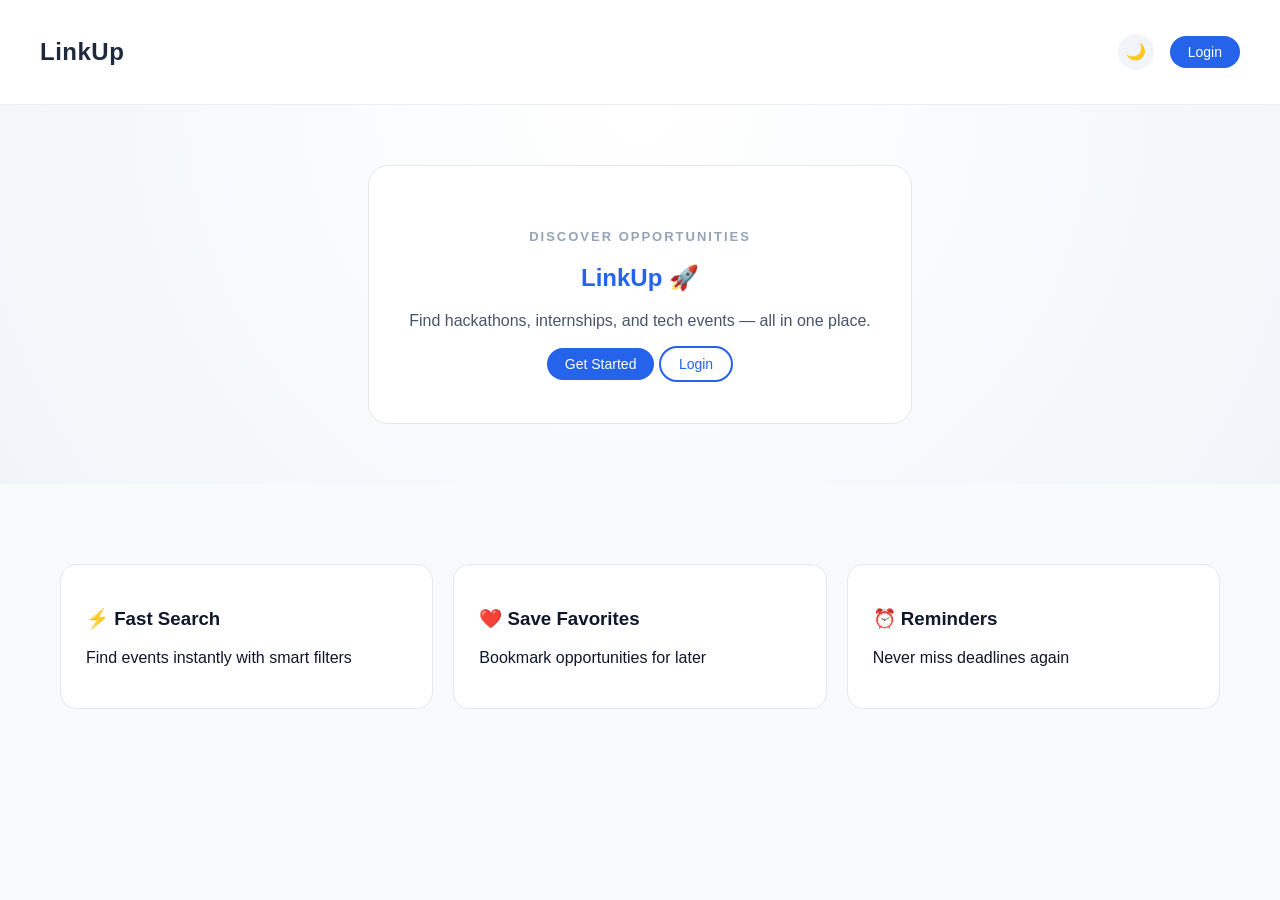
<file: index.html>
<!DOCTYPE html>
<html lang="en">
<head>
    <meta charset="UTF-8">
    <meta name="viewport" content="width=device-width, initial-scale=1.0">
    <title>LinkUp</title>
    <link rel="stylesheet" href="css/style.css">
</head>
<body>
    <header class="navbar">
        <h2 class="logo">LinkUp</h2>
        <div class="nav-right">
            <button id="toggleTheme" title="Toggle theme">🌙</button>
            <a href="login.html" class="login-btn">Login</a>
        </div>
    </header>

    <section class="intro">
        <div class="introDiv">
            <h3>DISCOVER OPPORTUNITIES</h3>
            <h1>LinkUp 🚀</h1>
            <p>Find hackathons, internships, and tech events — all in one place.</p>
            <div class="intro-buttons">
                <a href="signup.html" class="signup-btn">Get Started</a>
                <a href="login.html" class="login-btn-div">Login</a>
            </div>
        </div>
    </section>
    <section class="features">
        <div class="feature-card">
            <h3>⚡️ Fast Search</h3>
            <p>Find events instantly with smart filters</p>
        </div>
        <div class="feature-card">
            <h3>❤️ Save Favorites</h3>
            <p>Bookmark opportunities for later</p>
        </div>
        <div class="feature-card">
            <h3>⏰ Reminders</h3>
            <p>Never miss deadlines again</p>
        </div>
    </section>
    <script>
        const savedTheme = localStorage.getItem("theme");
        if(savedTheme === "true"){
            document.body.classList.add("dark");
        }
        const toggleBtn = document.getElementById("toggleTheme");
        if(toggleBtn){
            toggleBtn.addEventListener("click", () => {
                document.body.classList.toggle("dark");
                const isDark = document.body.classList.contains("dark");
                localStorage.setItem("theme", isDark);
                toggleBtn.textContent = isDark ? "☀️" : "🌙";
            });
            toggleBtn.textContent = document.body.classList.contains("dark") ? "☀️" : "🌙";
        }
        const currentUser = localStorage.getItem("currentUser");
        if(currentUser){
            window.location.href = "dashboard.html";
        }
    </script>
</body>
</html>
</file>
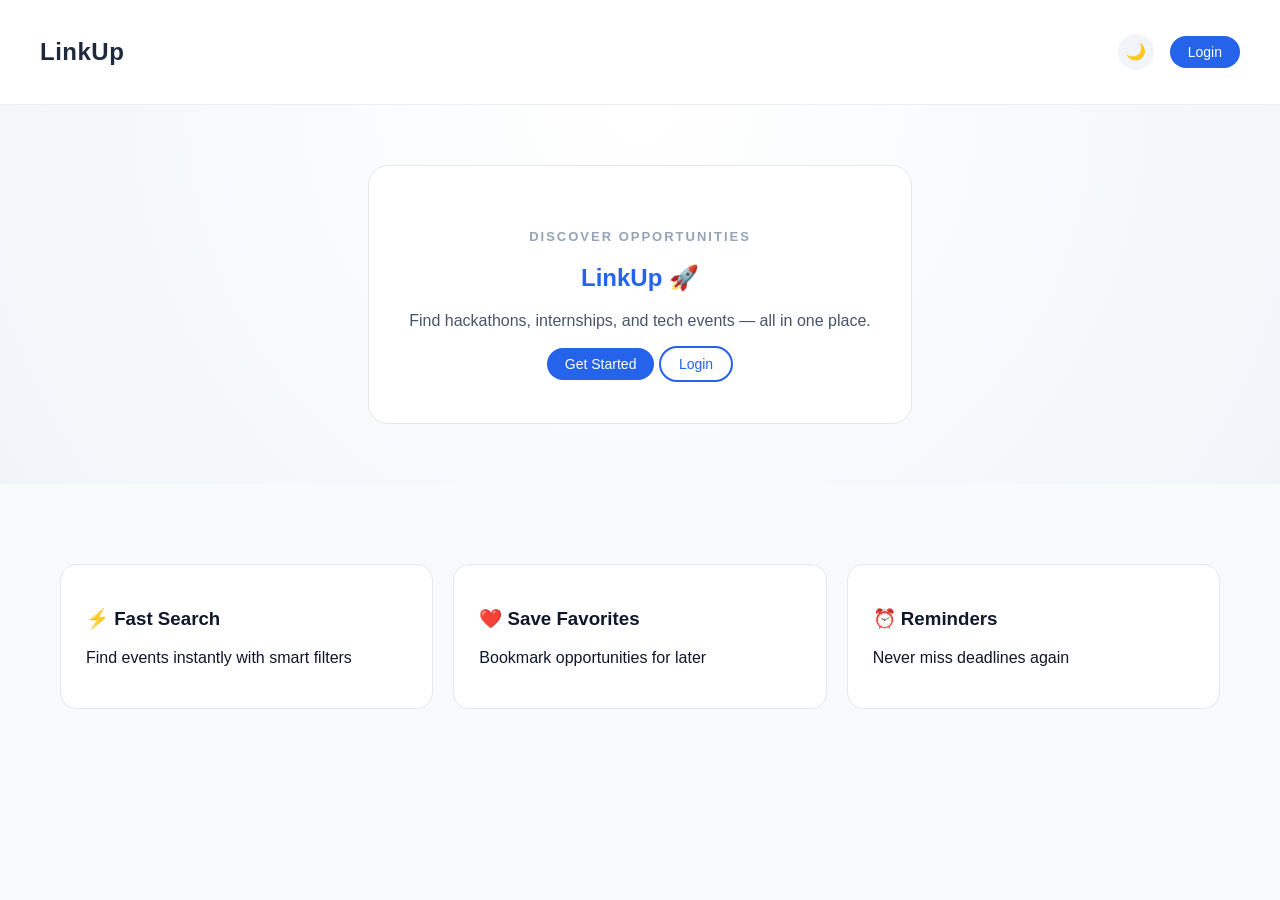
<file: dashboard.html>
<!DOCTYPE html>
<html lang="en">
<head>
    <meta charset="UTF-8">
    <meta name="viewport" content="width=device-width, initial-scale=1.0">
    <title>Dashboard - LinkUp</title>
    <link rel="stylesheet" href="css/style.css">
</head>
<body>
    <header class="navbar">
        <h2>LinkUp</h2>
        <div class="nav-right">
            <button id="toggleTheme">🌙</button>
            <span id="welcomeUser"></span>
            <button id="logoutBtn" class="signup-btn">Logout</button>
            <button onclick="window.location.href='saved.html'" class="signup-btn">Saved</button>
        </div>
    </header>

    <!-- Search bar -->
     <section class="search-box">
        <input type="text" id="searchInput" placeholder="Search events or internships...">
        <button id="searchBtn" class="signup-btn">Search</button>
     </section>

    <!-- filter -->
     <section class="filters">
        <select id="filterType">
            <option value="all">All</option>
            <option value="event">Articles</option>
            <option value="job">Internships</option>
        </select>
        <select id="sortType">
            <option value="default">Sort</option>
            <option value="date">Date</option>
        </select>
     </section>

    <section id="results"></section>

    <script src="js/app.js"></script>
    <script>
        const savedTheme = localStorage.getItem("theme");
        if(savedTheme === "true"){
            document.body.classList.add("dark");
        }
        const toggleBtn = document.getElementById("toggleTheme");
        if(toggleBtn){
            toggleBtn.textContent = document.body.classList.contains("dark") ? "☀️" : "🌙";
            toggleBtn.addEventListener("click", () => {
                document.body.classList.toggle("dark");
                const isDark = document.body.classList.contains("dark");
                localStorage.setItem("theme", isDark);
                toggleBtn.textContent = isDark ? "☀️" : "🌙";
            });
        }
        const currentUser = localStorage.getItem("currentUser");
        if(!currentUser){
            window.location.href = "index.html";
        }
    </script>
</body>
</html>
</file>
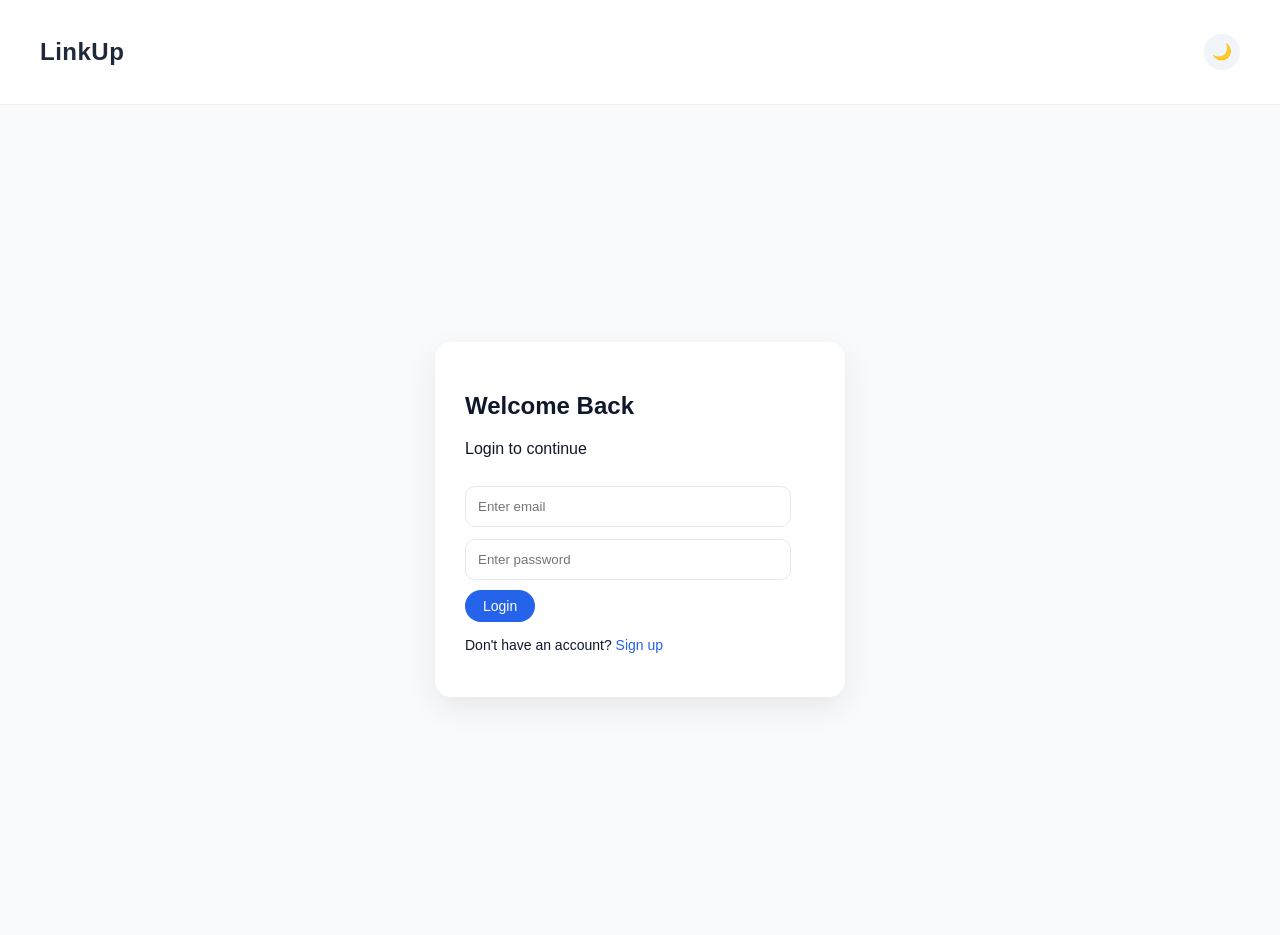
<file: login.html>
<!DOCTYPE html>
<html lang="en">
<head>
    <meta charset="UTF-8">
    <meta name="viewport" content="width=device-width, initial-scale=1.0">
    <title>Login - LinkUp</title>
    <link rel="stylesheet" href="css/style.css">
</head>
<body>
    <header class="navbar">
        <h2 class="logo">LinkUp</h2>
        <div class="nav-right">
            <button id="toggleTheme">🌙</button>
        </div>
    </header>
    <div class="welcome-container">
        <div class="welcome-card">
            <h2>Welcome Back</h2>
            <p>Login to continue</p>
            <input type="email" id="loginEmail" placeholder="Enter email" style="width: 300px;">
            <input type="password" id="loginPassword" placeholder="Enter password" style="width: 300px;">
            <button id="loginBtn" class="signup-btn" style="margin-top: 10px;">Login</button>
            <p class="signup">
                Don't have an account?
                <a class="signup-link" href="signup.html">Sign up</a>
            </p>
        </div>
    </div>
    <script src="js/auth.js"></script>
    <script>
        const savedTheme = localStorage.getItem("theme");
        if(savedTheme === "true"){
            document.body.classList.add("dark");
        }
        const toggleBtn = document.getElementById("toggleTheme");
        if(toggleBtn){
            toggleBtn.addEventListener("click", () => {
                document.body.classList.toggle("dark");
                const isDark = document.body.classList.contains("dark");
                localStorage.setItem("theme", isDark);
                toggleBtn.textContent = isDark ? "☀️" : "🌙";
            });
            toggleBtn.textContent = document.body.classList.contains("dark") ? "☀️" : "🌙";
        }
    </script>
</body>
</html>
</file>
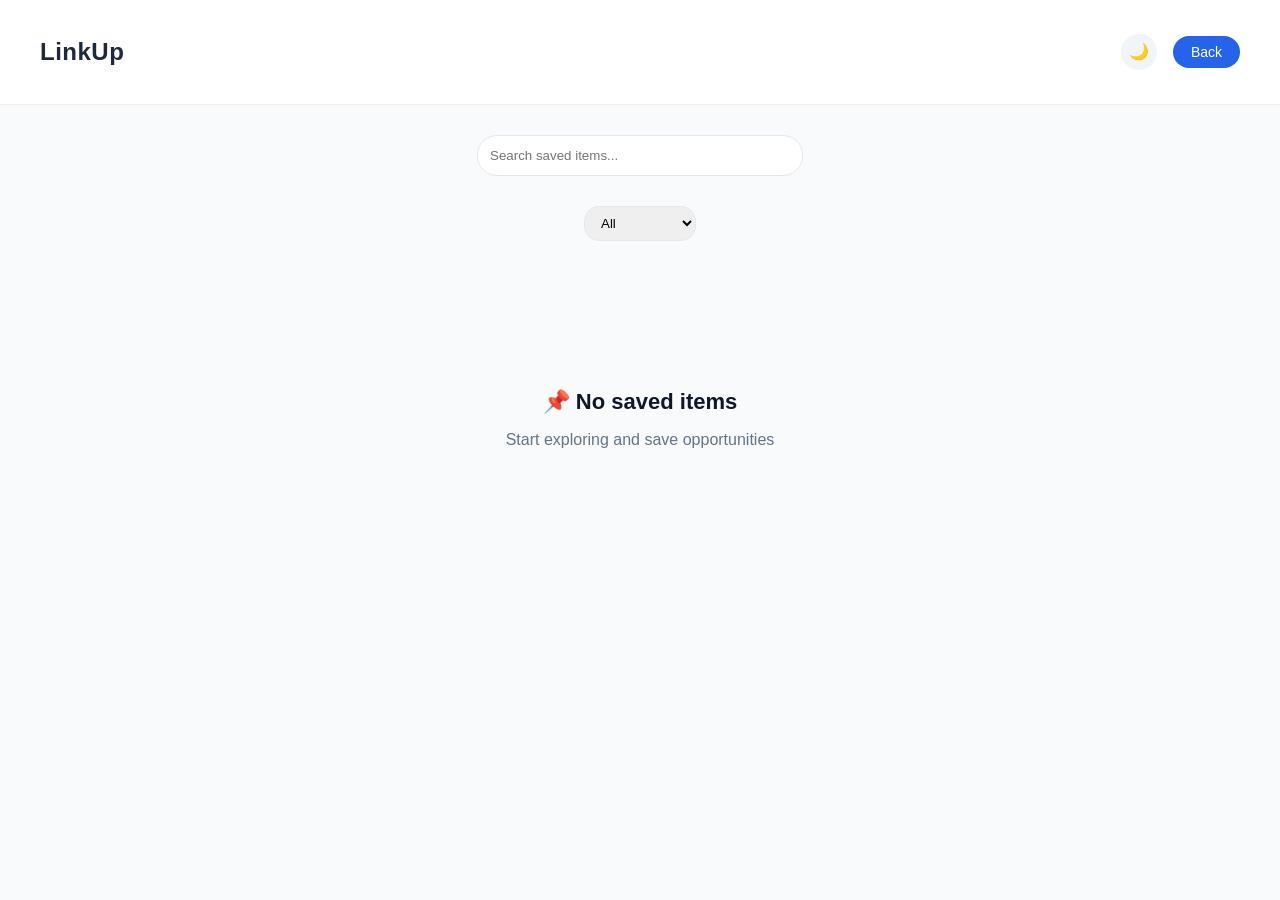
<file: saved.html>
<!DOCTYPE html>
<html lang="en">
<head>
    <meta charset="UTF-8">
    <meta name="viewport" content="width=device-width, initial-scale=1.0">
    <title>Saved - LinkUp</title>
    <link rel="stylesheet" href="css/style.css">
</head>
<body>
<header class="navbar">
    <h2 class="logo">LinkUp</h2>
    <div class="nav-right">
        <button id="toggleTheme">🌙</button>
        <button onclick="window.location.href='dashboard.html'" class="signup-btn">Back</button>
    </div>
</header>
<section class="search-box">
    <input type="text" id="searchInput" placeholder="Search saved items...">
</section>
<section class="filters">
    <select id="filterType">
        <option value="all">All</option>
        <option value="job">Internships</option>
        <option value="event">Articles</option>
    </select>
</section>
<section id="results"></section>
<script src="js/saved.js"></script>
<script>
    const savedTheme = localStorage.getItem("theme");
    if(savedTheme === "true"){
        document.body.classList.add("dark");
    }
    const toggleBtn = document.getElementById("toggleTheme");
    if(toggleBtn){
        toggleBtn.textContent = document.body.classList.contains("dark") ? "☀️" : "🌙";
        toggleBtn.addEventListener("click", () => {
            document.body.classList.toggle("dark");
            const isDark = document.body.classList.contains("dark");
            localStorage.setItem("theme", isDark);
            toggleBtn.textContent = isDark ? "☀️" : "🌙";
        });
    }
</script>
</body>
</html>
</file>
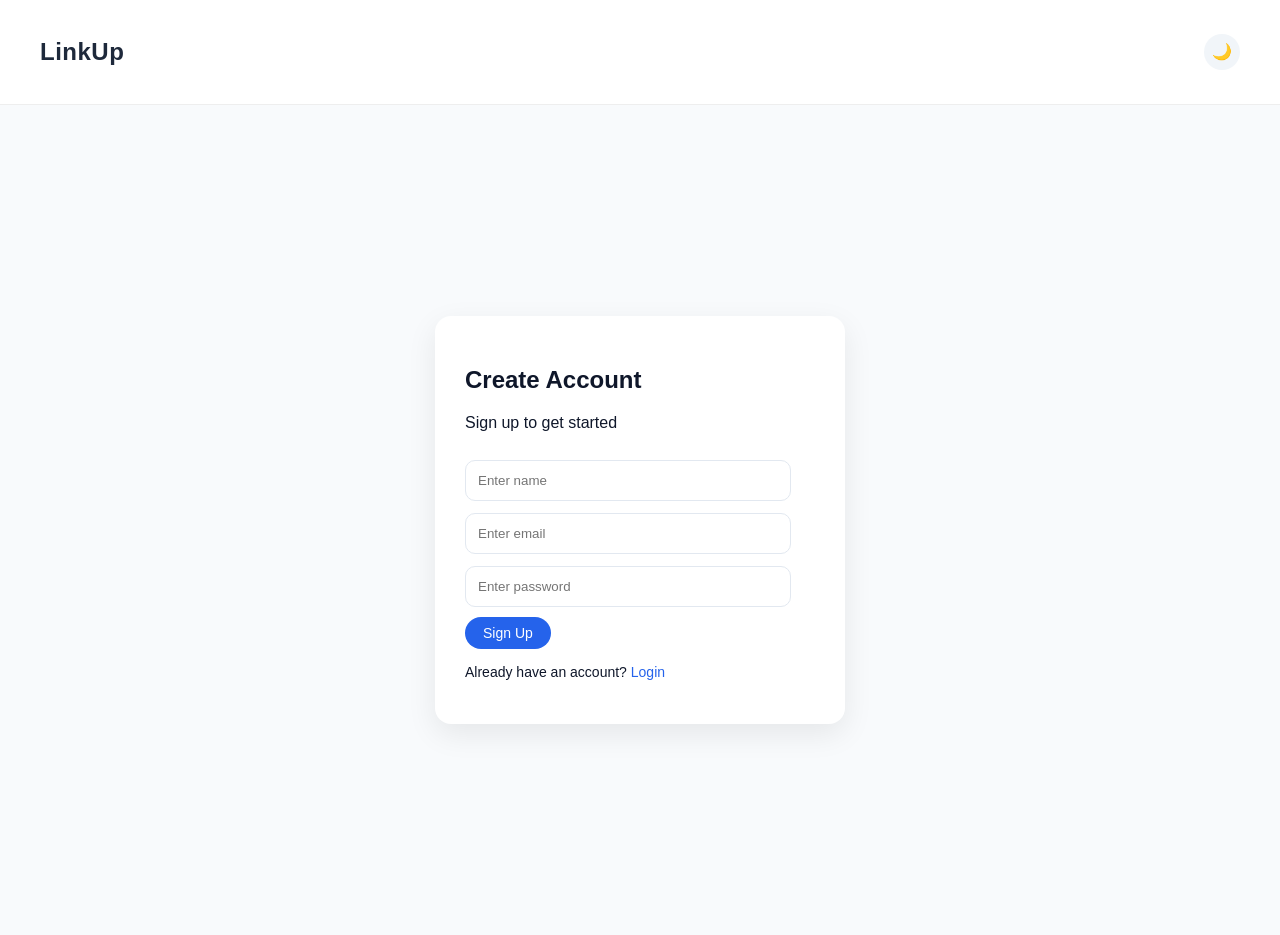
<file: signup.html>
<!DOCTYPE html>
<html lang="en">
<head>
    <meta charset="UTF-8">
    <meta name="viewport" content="width=device-width, initial-scale=1.0">
    <title>Sign Up - LinkUp</title>
    <link rel="stylesheet" href="css/style.css">
</head>
<body>
    <header class="navbar">
        <h2 class="logo">LinkUp</h2>
        <div class="nav-right">
            <button id="toggleTheme">🌙</button>
        </div>
    </header>
    <div class="welcome-container">
        <div class="welcome-card">
            <h2>Create Account</h2>
            <p>Sign up to get started</p>
            <input type="text" id="signupName" placeholder="Enter name" style="width: 300px;">
            <input type="email" id="signupEmail" placeholder="Enter email" style="width: 300px;">
            <input type="password" id="signupPassword" placeholder="Enter password" style="width: 300px;">
            <button id="signupBtn" class="signup-btn" style="margin-top: 10px;">Sign Up</button>
            <p class="signup">
                Already have an account?
                <a class="signup-link" href="login.html">Login</a>
            </p>
        </div>
    </div>
    <script src="js/auth.js"></script>
    <script>
        const savedTheme = localStorage.getItem("theme");
        if(savedTheme === "true"){
            document.body.classList.add("dark");
        }
        const toggleBtn = document.getElementById("toggleTheme");
        if(toggleBtn){
            toggleBtn.addEventListener("click", () => {
                document.body.classList.toggle("dark");
                const isDark = document.body.classList.contains("dark");
                localStorage.setItem("theme", isDark);
                toggleBtn.textContent = isDark ? "☀️" : "🌙";
            });
            toggleBtn.textContent = document.body.classList.contains("dark") ? "☀️" : "🌙";
        }
    </script>
</body>
</html>
</file>
<file: css/style.css>
body{
    margin:0;
    font-family:'Segoe UI', sans-serif;
    background:#f8fafc;
    color:#0f172a;
}

/* navbar */
.navbar{
    display:flex;
    justify-content:space-between;
    align-items:center;
    padding:18px 40px;
    background:white;
    border-bottom:1px solid #eee;
}

.logo{
    font-size:24px;
    font-weight:800;
    letter-spacing:0.5px;
    color:#1e293b;
}

.navbar h2{
    font-weight:600;
    letter-spacing:0.5px;
}

.nav-right{
    display:flex;
    gap:16px;
    align-items:center;
}

/* toggle */
#toggleTheme{
    width:36px;
    height:36px;
    display:flex;
    align-items:center;
    justify-content:center;
    border:none;
    border-radius:50%;
    background:#f1f5f9;
    cursor:pointer;
    font-size:16px;
    cursor: pointer;
    transition:0.2s;
}

#toggleTheme:hover{
    transform:scale(1.1);
}

/* buttons */
.signup{
    margin-top:15px;
    font-size:14px;
}

.signup-link{
    color:#2563eb;
    text-decoration:none;
    font-weight:500;
}

.signup-link:hover{
    text-decoration:underline;
}

.signup-btn,
.login-btn{
    background:#2563eb;
    color:white;
    padding:8px 18px;
    border-radius:999px;
    border:none;
    text-decoration:none;
    font-size:14px;
    transition:0.3s;
    cursor: pointer;
}

.login-btn-div{
    background:white;
    color:#2563eb;
    padding:8px 18px;
    border-radius:999px;
    border:2px solid #2563eb;
    text-decoration:none;
    font-size:14px;
    transition:0.3s;
    cursor: pointer;
}

.signup-btn:hover,
.login-btn:hover{
    background:#1d4ed8;
    transform:translateY(-1px);
}

/* intro */
.intro{
    display:flex;
    justify-content:center;
    align-items:center;
    padding:60px 20px;
    text-align:center;
    background: radial-gradient(circle at top, #ffffff, #f1f5f9);
}

.introDiv{
    background:white;
    padding:50px 40px;
    border-radius:20px;
    max-width:650px;

    border:1px solid #e5e7eb;
}

.introDiv h1{
    color:#2563eb;
}

.introDiv h3{
    font-size:13px;
    letter-spacing:2px;
    color:#94a3b8;
}

.introDiv p{
    font-size:16px;
    color:#475569;
    margin-bottom:25px;
}

/* features */
.features{
    display:grid;
    grid-template-columns:repeat(auto-fit, minmax(250px,1fr));
    gap:20px;
    padding:60px;
    margin-top:20px;
}

.feature-card{
    background:white;
    padding:25px;
    border-radius:16px;

    border:1px solid #e5e7eb;
    transition:0.25s;
}

.feature-card:hover{
    transform:translateY(-6px);
    border-color:#cbd5f5;
}

/* auth */
.welcome-container{
    min-height: calc(100vh - 70px);
    display:flex;
    justify-content:center;
    align-items:center;
}

.welcome-card{
    width:350px;
    background:white;
    padding:30px;
    border-radius:16px;
    box-shadow:0 10px 30px rgba(0,0,0,0.08);
    text-align:left;
}

.welcome-card input{
    width:100%;
    padding:12px;
    margin-top:12px;
    border-radius:10px;
    border:1px solid #e2e8f0;
    outline:none;
}

/* search */
.search-box{
    display:flex;
    justify-content:center;
    gap:10px;
    margin:30px;
}

.search-box input{
    padding:12px;
    border-radius:20px;
    border:1px solid #e2e8f0;
    width:300px;
}

/* filter */
.filters{
    display:flex;
    justify-content:center;
    gap:10px;
}

.filters select{
    padding:8px 12px;
    border-radius:15px;
    border:1px solid #e2e8f0;
}

/* results */
#results{
    display:grid;
    grid-template-columns:repeat(auto-fill,minmax(280px,320px));
    justify-content:center;
    gap:20px;
    padding:30px;
}

/* card */
.card{
    background:white;
    padding:20px;
    border-radius:14px;

    border:1px solid #e5e7eb;
    transition:0.25s;
}

.card:hover{
    transform:translateY(-4px);
    border-color:#cbd5f5;
}

.card p{
    color:#64748b;
    font-size:14px;
}

/* tag */
.tag{
    display:inline-block;
    margin-top:8px;
    font-size:11px;
    font-weight:600;
    padding:4px 10px;
    border-radius:999px;
    background:#e0edff;
    color:#2563eb;
}

body.dark .tag{
    background:#1e3a8a;
    color:#93c5fd;
}

/* actions */
.card-actions{
    display:flex;
    justify-content:space-between;
    margin-top:12px;
}

.card:hover{
    transform: translateY(-4px);
    box-shadow: 0 12px 25px rgba(0,0,0,0.08);
}

.apply-btn{
    text-decoration:none;
    background:#2563eb;
    color:white;
    padding:6px 12px;
    border-radius:15px;
    font-size:13px;
}

.apply-btn:hover{
    background:#1d4ed8;
}

.saveBtn{
    border:1.5px solid #2563eb;
    background: transparent;
    color:#2563eb;
    padding:6px 14px;
    border-radius:20px;
    cursor:pointer;
    transition: all 0.2s ease;
}

.saveBtn:hover{
    background:#2563eb;
    color:white;
}

.saveBtn.saved{
    background:#e0edff;   
    color:#2563eb;
    border:1.5px solid #2563eb;
}

.saveBtn.saved:hover{
    background:#c7dcff;   
}

.removeBtn{
    background:#fee2e2;
    color:#dc2626;
    border:none;
    padding:6px 14px;
    border-radius:20px;
    cursor:pointer;
    transition:0.2s;
}

.removeBtn:hover{
    background:#fecaca;
}

.read-btn{
    text-decoration:none;
    background:#10b981;
    color:white;
    padding:6px 12px;
    border-radius:15px;
    font-size:13px;
    cursor: pointer;
}

.read-btn:hover{
    background:#059669;
}

/* dark mode */
body.dark{
    background:#0f172a;
    color:white;
}

/* navbar */
body.dark .navbar{
    background:rgba(15,23,42,0.7);
    border-bottom:1px solid #1e293b;
}

/* intro */
body.dark .intro{
    background:#0f172a;
}

body.dark .introDiv{
    background:#1e293b;
}

body.dark .introDiv h1{
    color:#60a5fa;
}

body.dark .introDiv p{
    color:#cbd5f5;
}

/* cards */
body.dark .card,
body.dark .feature-card,
body.dark .welcome-card{
    background:#1e293b;
    border-color:#334155;
    color: white;
}

/* inputs */
body.dark .search-box input,
body.dark .filters select{
    background:#1e293b;
    color:white;
    border-color:#334155;
}

body.dark input{
    background:#0f172a;
    border:1px solid #334155;
    color:white;
}

body.dark .removeBtn{
    background:#7f1d1d;
    color:#fecaca;
}

body.dark .card p{
    color:#cbd5f5;
}

/* toggle */
body.dark #toggleTheme{
    background:#1e293b;
    color:white;
}

body.dark .logo{
    color:#ffffff;
    background: linear-gradient(90deg, #60a5fa, #2563eb);
    -webkit-background-clip: text;
    -webkit-text-fill-color: transparent;
}

/* empty state */
.full-width{
    grid-column: 1 / -1;  
}

.empty-state{
    text-align:center;
    margin-top:100px;
}

.empty-state h2{
    font-size:22px;
    margin-bottom:8px;
}

.empty-state p{
    color:#64748b;
}

body.dark .empty-state p{
    color:#94a3b8;
}

/* responsive */
@media (max-width: 480px){
    /* navbar */
    .navbar{
        flex-direction:column;
        gap:10px;
        align-items:flex-start;
    }

    .nav-right{
        width:100%;
        justify-content:space-between;
    }

    /* buttons */
    .signup-btn,
    .login-btn{
        font-size:12px;
        padding:6px 12px;
    }

    /* card */
    .card{
        padding:15px;
    }

    .card h3{
        font-size:16px;
    }

    /* actions */
    .card-actions{
        flex-direction:column;
        gap:8px;
    }

    .apply-btn,
    .read-btn{
        width:100%;
        text-align:center;
    }

    /* auth pages */
    .welcome-card{
        width:90%;
    }
}
</file>
